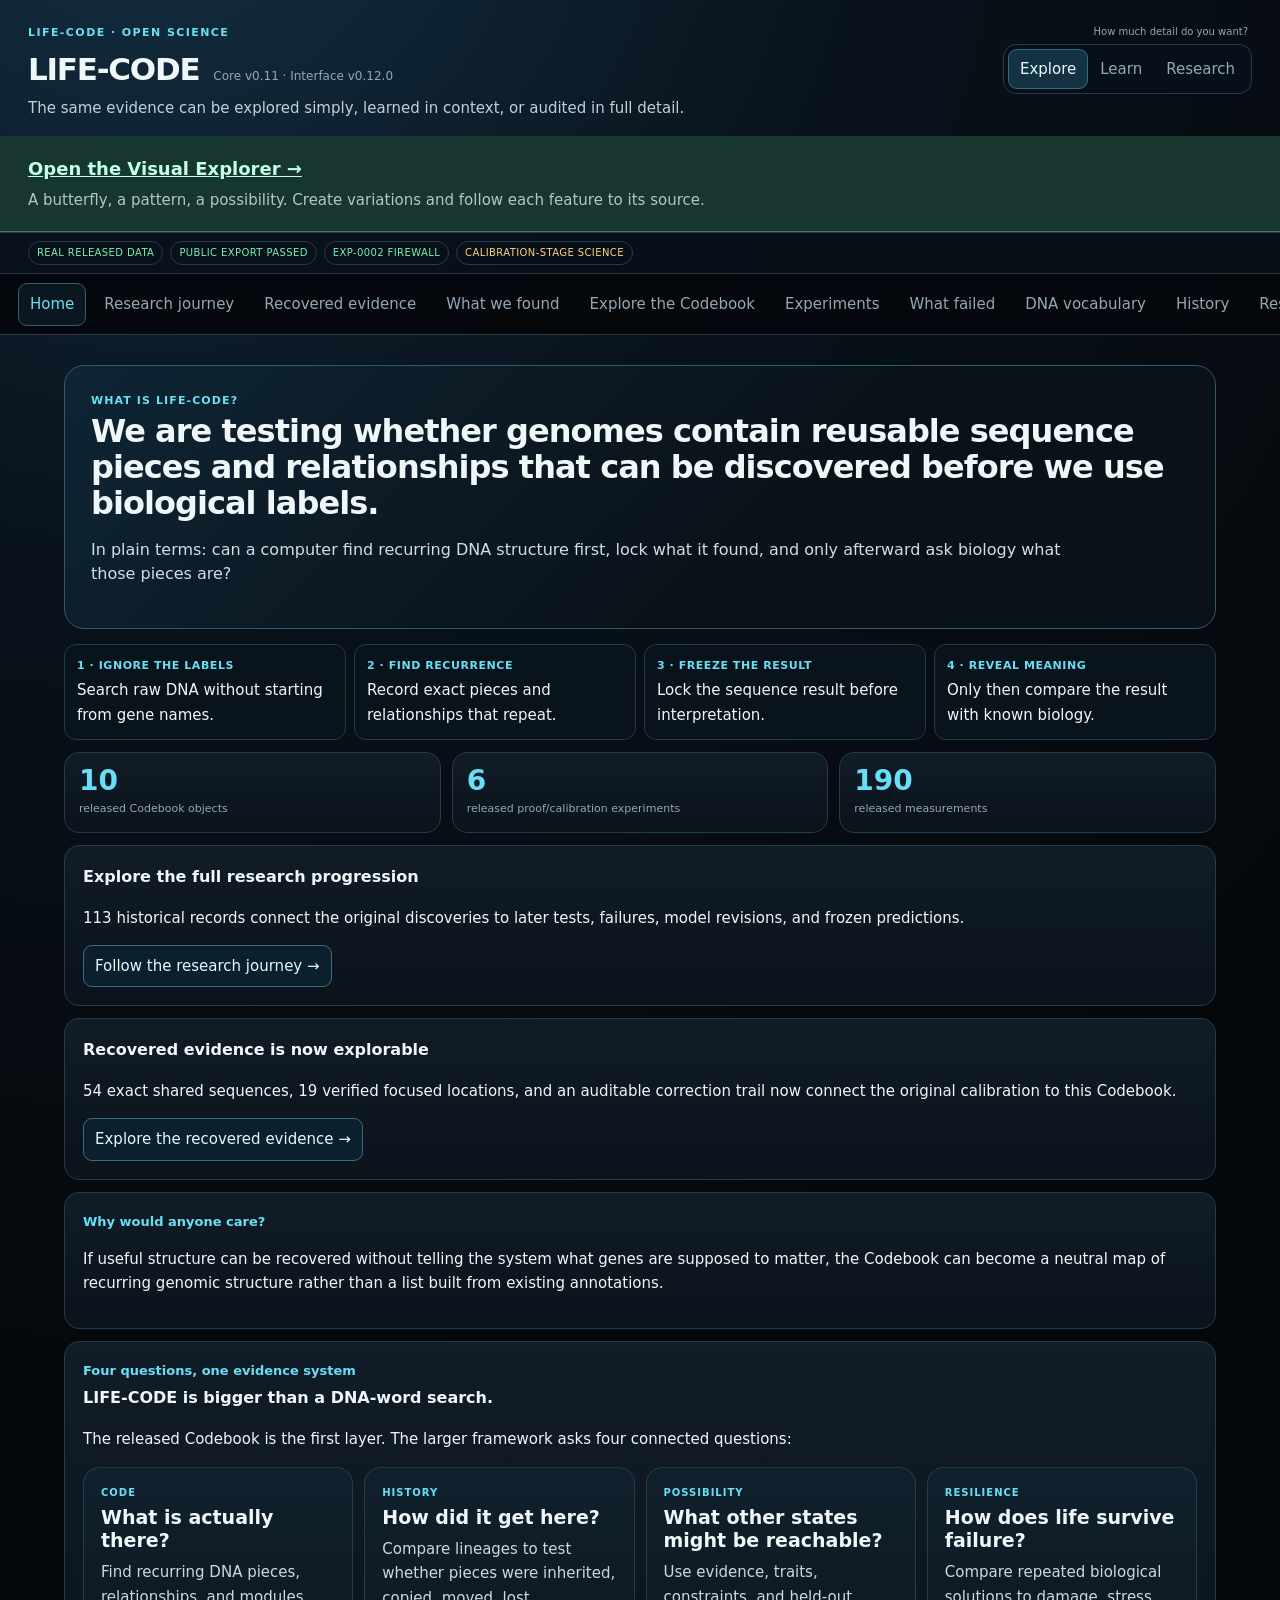
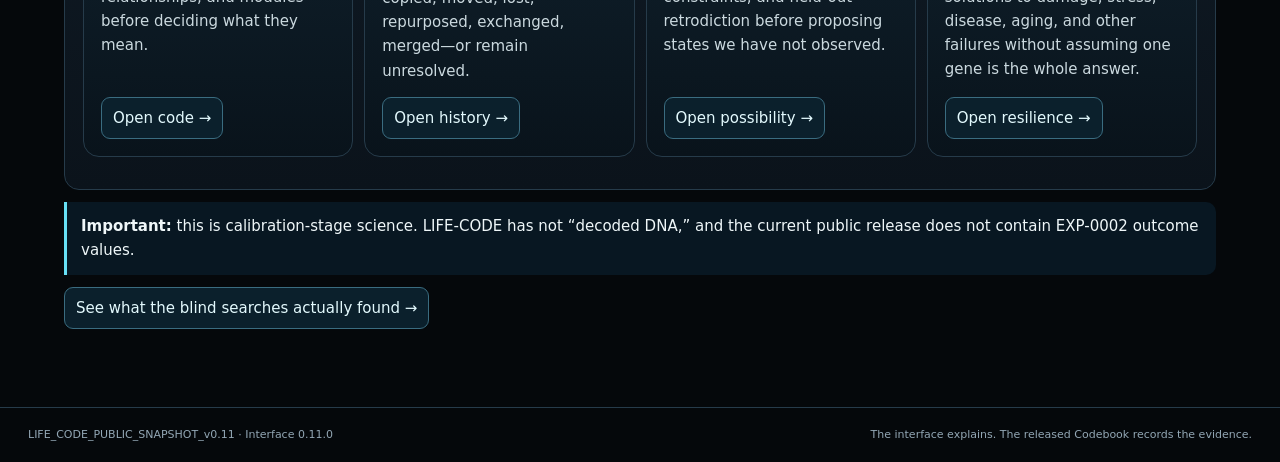
<file: index.html>
<!doctype html>
<html lang="en">
<head>
<meta charset="utf-8">
<meta name="viewport" content="width=device-width,initial-scale=1">
<meta name="description" content="LIFE-CODE — an open, evidence-bounded genomic Codebook">
<title>LIFE-CODE · Public Codebook Core v0.11 · Interface v0.12.0</title>
<link rel="stylesheet" href="styles.css?v=0.11.0">
</head>
<body>
<a class="skip" href="#workspace">Skip to evidence</a>

<header class="topbar">
  <div class="brandblock">
    <div class="kicker">LIFE-CODE · OPEN SCIENCE</div>
    <div class="titleline">
      <h1>LIFE-CODE</h1>
      <span class="version">Core v0.11 · Interface v0.12.0</span>
    </div>
    <p class="sub">The same evidence can be explored simply, learned in context, or audited in full detail.</p>
  </div>
  <div>
    <div class="lenslabel">How much detail do you want?</div>
    <div class="modebox" role="group" aria-label="Reading depth">
      <button id="exploreLens" class="mode active" aria-pressed="true">Explore</button>
      <button id="learnLens" class="mode" aria-pressed="false">Learn</button>
      <button id="researchLens" class="mode" aria-pressed="false">Research</button>
    </div>
  </div>
</header>

<div style="padding:18px 28px;background:#17362f;border-bottom:1px solid #477966"><a href="explorer.html" style="color:#c2ffe9;font-size:18px;font-weight:600">Open the Visual Explorer →</a><span style="display:block;color:#b0c9c0;margin-top:5px">A butterfly, a pattern, a possibility. Create variations and follow each feature to its source.</span></div>
<div class="statusbar">
  <span class="pill good">REAL RELEASED DATA</span>
  <span class="pill good">PUBLIC EXPORT PASSED</span>
  <span class="pill good">EXP-0002 FIREWALL</span>
  <span class="pill warn">CALIBRATION-STAGE SCIENCE</span>
</div>

<nav class="primary" aria-label="Primary">
  <button data-view="home" class="nav active">Home</button>
  <button data-view="research" class="nav">Research journey</button>
  <button data-view="recovery" class="nav">Recovered evidence</button>
  <button data-view="findings" class="nav">What we found</button>
  <button data-view="codebook" class="nav">Explore the Codebook</button>
  <button data-view="experiments" class="nav">Experiments</button>
  <button data-view="models" class="nav">What failed</button>
  <button data-view="vocabulary" class="nav">DNA vocabulary</button>
  <button data-view="history" class="nav">History</button>
  <button data-view="resilience" class="nav">Resilience</button>
  <button data-view="program" class="nav">Roadmap</button>
  <button data-view="claims" class="nav">What we can claim</button>
  <button data-view="glossary" class="nav">Glossary</button>
  <button data-view="integrity" class="nav">Verify it</button>
</nav>

<main id="workspace" class="layout">
  <aside id="explorerPane" hidden>
    <div class="controls">
      <label>Search the Codebook
        <input id="search" autocomplete="off" placeholder="try: block, FBA, ribosome, failed model">
      </label>
      <div class="split">
        <label>Type
          <select id="type"><option value="">All</option></select>
        </label>
        <label>Evidence
          <select id="state"><option value="">All</option></select>
        </label>
      </div>
      <div class="muted"><span id="count"></span></div>
    </div>
    <div id="objectList" class="objectlist"></div>
  </aside>
  <section id="content" class="content" tabindex="-1"></section>
</main>

<footer>
  <span id="footerVersion"></span>
  <span>The interface explains. The released Codebook records the evidence.</span>
</footer>

<script>window.LIFE_CODE_INTERFACE_VERSION="0.11.0";</script>
<script src="data/LIFE_CODE_PUBLIC_CODEBOOK_v0.11.js"></script>
<script src="data/LIFE_CODE_PROGRAM_CONTEXT_v0.11.js"></script>
<script src="data/LIFE_CODE_FRAMEWORK_CONTEXT_v0.11.js"></script>
<script src="data/LIFE_CODE_RESEARCH_v0.11.js"></script>
<script src="research.js?v=0.11.0"></script>
<script src="recovery.js?v=0.11.0"></script>
<script src="app.js?v=0.11.0"></script>
</body>
</html>
</file>
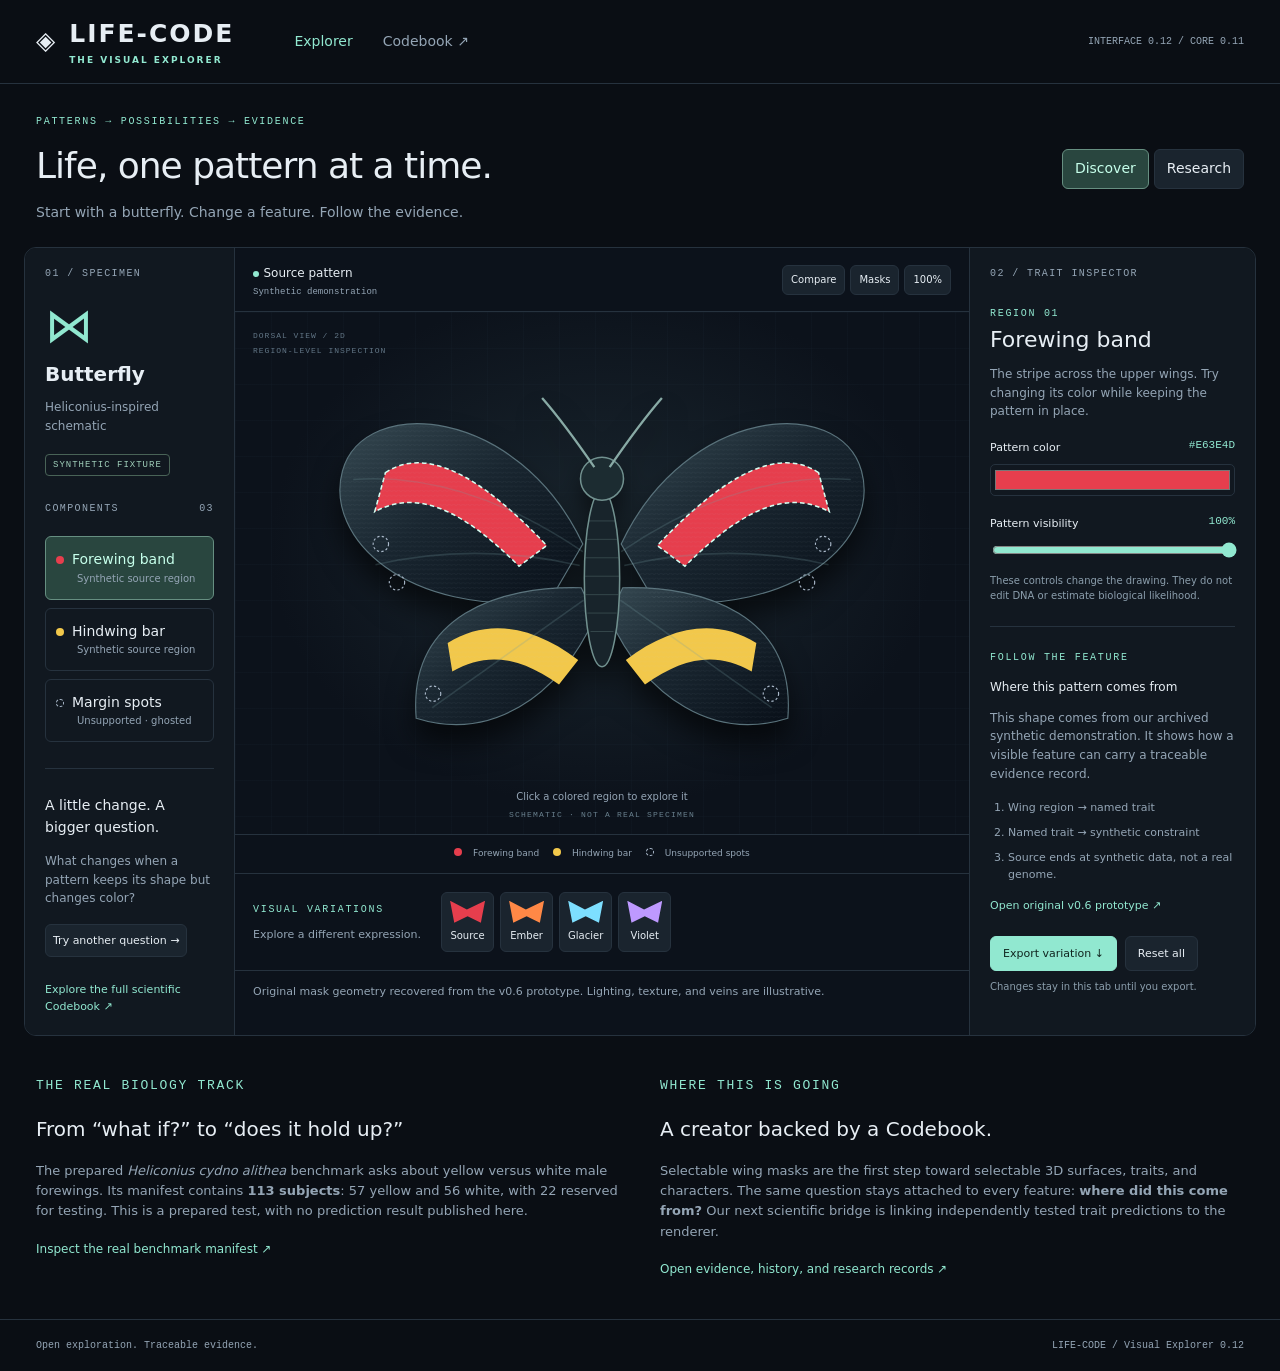
<file: explorer.html>
<!doctype html>
<html lang="en"><head><meta charset="utf-8"><meta name="viewport" content="width=device-width,initial-scale=1"><meta name="description" content="Explore LIFE-CODE through a butterfly: change visual traits, compare variations, and trace every region to its evidence."><title>LIFE-CODE · Visual Explorer</title><link rel="stylesheet" href="explorer.css?v=0.12.0"></head>
<body><a class="skip" href="#studio">Skip to Explorer</a>
<header><a class="brand" href="index.html">◈ <span>LIFE-CODE<small>THE VISUAL EXPLORER</small></span></a><nav aria-label="Main"><a class="active" href="explorer.html">Explorer</a><a href="index.html">Codebook ↗</a></nav><span class="release">INTERFACE 0.12 / CORE 0.11</span></header>
<div class="intro"><div><p class="eyebrow">PATTERNS → POSSIBILITIES → EVIDENCE</p><h1>Life, one pattern at a time.</h1><p>Start with a butterfly. Change a feature. Follow the evidence.</p></div><div class="depth" role="group" aria-label="Explanation depth"><button data-depth="discover" aria-pressed="true">Discover</button><button data-depth="research" aria-pressed="false">Research</button></div></div>
<main id="studio" class="studio">
<aside class="panel components"><div class="panel-title">01 / SPECIMEN</div><div class="specimen-card"><span class="mini-butterfly">⋈</span><h2>Butterfly</h2><p>Heliconius-inspired schematic</p><span class="tag">SYNTHETIC FIXTURE</span></div><div class="panel-title">COMPONENTS <span>03</span></div><div id="regions"></div><div class="left-note"><h3>A little change. A bigger question.</h3><p id="challenge">What changes when a pattern keeps its shape but changes color?</p><button id="challengeNext">Try another question →</button></div><a class="source-link" href="index.html">Explore the full scientific Codebook ↗</a></aside>
<section class="viewport-panel" aria-label="Butterfly viewport"><div class="viewport-toolbar"><div><span class="live-dot"></span> <strong id="variantLabel">Source pattern</strong><small id="stateLabel">Synthetic demonstration</small></div><div class="toolset"><button id="compare" aria-pressed="false">Compare</button><button id="masks" aria-pressed="false">Masks</button><button id="zoom" aria-label="Change zoom">100%</button></div></div><div class="stage" id="stage"><div class="coordinates">DORSAL VIEW / 2D<br>REGION-LEVEL INSPECTION</div><div id="canvases"></div><div class="stage-caption">Click a colored region to explore it<span>SCHEMATIC · NOT A REAL SPECIMEN</span></div></div><div class="viewport-footer"><span><i class="legend-dot coral"></i> Forewing band</span><span><i class="legend-dot gold"></i> Hindwing bar</span><span><i class="legend-dot ghost"></i> Unsupported spots</span></div><div class="variation-strip"><div><p class="eyebrow">VISUAL VARIATIONS</p><p>Explore a different expression.</p></div><div class="presets"><button data-preset="source" class="preset"><i style="--swatch:#e63e4d"></i>Source</button><button data-preset="ember" class="preset"><i style="--swatch:#ff8846"></i>Ember</button><button data-preset="glacier" class="preset"><i style="--swatch:#7ddfff"></i>Glacier</button><button data-preset="violet" class="preset"><i style="--swatch:#be99ff"></i>Violet</button></div></div><div class="difference" id="difference" aria-live="polite"></div></section>
<aside class="panel inspector"><div class="panel-title">02 / TRAIT INSPECTOR</div><div id="inspectorHeading"></div><label class="control-label" for="color">Pattern color <span id="colorValue"></span></label><input id="color" type="color" value="#e63e4d"><label class="control-label" for="visibility">Pattern visibility <output id="visibilityValue">100%</output></label><input id="visibility" type="range" min="0" max="100" step="5" value="100"><p class="control-help">These controls change the drawing. They do not edit DNA or estimate biological likelihood.</p><div class="evidence" id="evidence"></div><div class="actions"><button id="export" class="primary">Export variation ↓</button><button id="reset">Reset all</button></div><p id="saveStatus" class="control-help" role="status">Changes stay in this tab until you export.</p></aside>
</main>
<section class="below"><article><p class="eyebrow">THE REAL BIOLOGY TRACK</p><h2>From “what if?” to “does it hold up?”</h2><p>The prepared <i>Heliconius cydno alithea</i> benchmark asks about yellow versus white male forewings. Its manifest contains <strong>113 subjects</strong>: 57 yellow and 56 white, with 22 reserved for testing. This is a prepared test, with no prediction result published here.</p><a href="program_sources/LIFE_CODE_BENCH_P01A_REAL_MANIFEST_v0.7.json">Inspect the real benchmark manifest ↗</a></article><article><p class="eyebrow">WHERE THIS IS GOING</p><h2>A creator backed by a Codebook.</h2><p>Selectable wing masks are the first step toward selectable 3D surfaces, traits, and characters. The same question stays attached to every feature: <strong>where did this come from?</strong> Our next scientific bridge is linking independently tested trait predictions to the renderer.</p><a href="index.html">Open evidence, history, and research records ↗</a></article></section><footer>Open exploration. Traceable evidence. <span>LIFE-CODE / Visual Explorer 0.12</span></footer>
<script src="data/explorer-fixture.js?v=0.12.0"></script><script src="explorer.js?v=0.12.0"></script></body></html>
</file>
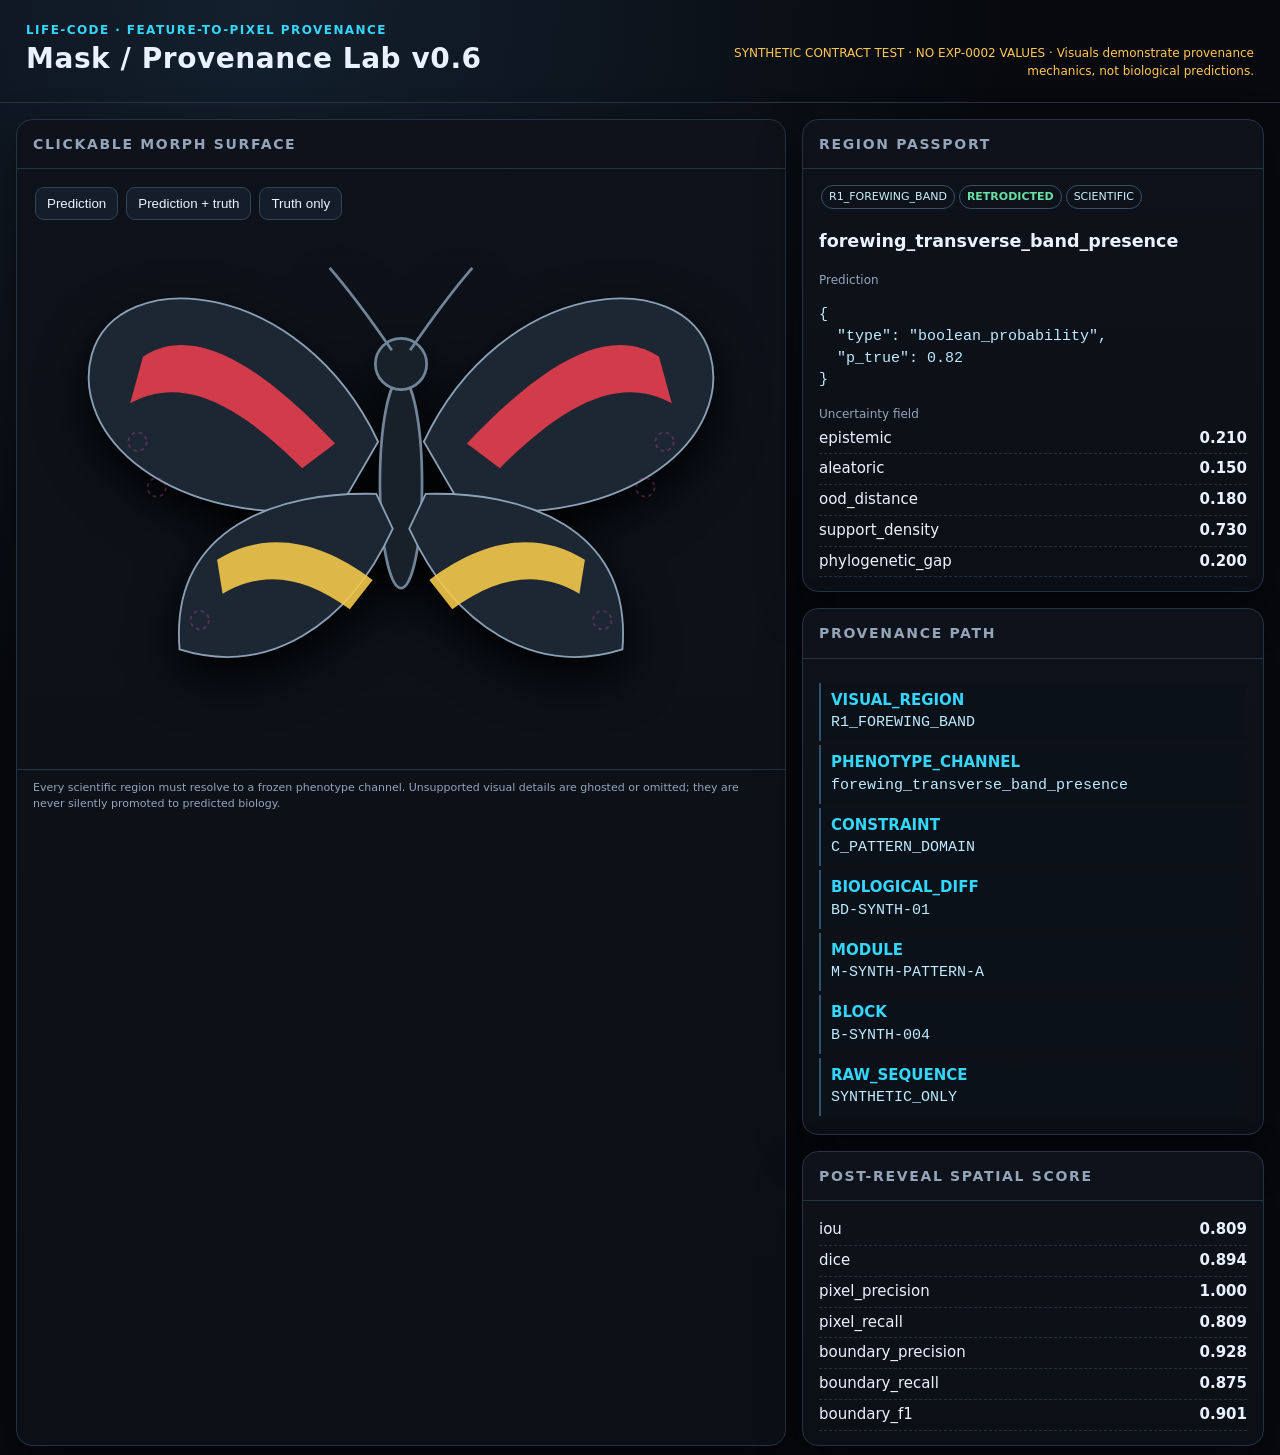
<file: program_sources/LIFE_CODE_MASK_PROVENANCE_LAB_v0.6.html>
<!doctype html>
<html lang="en"><head><meta charset="utf-8"><meta name="viewport" content="width=device-width,initial-scale=1">
<title>LIFE-CODE Mask / Provenance Lab v0.6</title>
<style>
:root{--bg:#07090d;--panel:#0e131b;--panel2:#111924;--line:#273244;--text:#eaf2ff;--muted:#95a4b8;--cyan:#35d6ff;--amber:#ffc857;--mag:#ff5bbd;--green:#68e0a5;}
*{box-sizing:border-box} body{margin:0;background:radial-gradient(circle at 20% 0,#13202e 0,#07090d 42%);color:var(--text);font:15px/1.45 system-ui,Segoe UI,Arial,sans-serif}
header{padding:22px 26px;border-bottom:1px solid var(--line);display:flex;justify-content:space-between;gap:20px;align-items:end} h1{margin:0;font-size:28px;letter-spacing:.02em} .tag{color:var(--cyan);font-size:12px;font-weight:700;letter-spacing:.12em} .warn{color:var(--amber);font-size:12px;max-width:520px;text-align:right}
main{display:grid;grid-template-columns:1.25fr .75fr;gap:16px;padding:16px;min-height:calc(100vh - 96px)} .card{background:linear-gradient(180deg,var(--panel),#0b1017);border:1px solid var(--line);border-radius:16px;box-shadow:0 18px 45px #0007;overflow:hidden} .card h2{font-size:14px;letter-spacing:.12em;color:var(--muted);margin:0;padding:14px 16px;border-bottom:1px solid var(--line)}
.viewport{position:relative;min-height:600px;display:grid;place-items:center;padding:18px} svg{width:min(100%,820px);height:auto;filter:drop-shadow(0 20px 25px #000)} .wing{fill:#1d2633;stroke:#8ba0b7;stroke-width:2;cursor:pointer;transition:.18s} .wing:hover{stroke:var(--cyan);filter:brightness(1.2)} .pred{opacity:.9;cursor:pointer;transition:.2s} .pred:hover{opacity:1;filter:brightness(1.25)} .truth{display:none;opacity:.58;stroke:white;stroke-width:1.5;stroke-dasharray:5 4} .ghost{opacity:.25;stroke:var(--mag);stroke-width:2;stroke-dasharray:4 4;fill:none}
.controls{position:absolute;top:18px;left:18px;display:flex;gap:8px;flex-wrap:wrap} button{background:#141d29;border:1px solid #34455a;color:var(--text);padding:8px 11px;border-radius:9px;cursor:pointer} button:hover{border-color:var(--cyan)}
.side{display:flex;flex-direction:column;gap:16px} .content{padding:14px 16px} .pill{display:inline-block;padding:3px 7px;border:1px solid #36506b;border-radius:999px;font-size:11px;margin:2px;color:#cceeff} .truthstate{color:var(--green);font-weight:700} .path{margin-top:10px} .node{border-left:2px solid #33516d;padding:7px 10px;margin:0 0 4px;background:#0b1119} .node b{color:var(--cyan)} code{color:#bfeaff} .metric{display:grid;grid-template-columns:1fr auto;gap:6px;padding:4px 0;border-bottom:1px dashed #263140} .small{font-size:12px;color:var(--muted)} .footer{padding:10px 16px;border-top:1px solid var(--line);font-size:11px;color:var(--muted)}
@media(max-width:920px){main{grid-template-columns:1fr} .viewport{min-height:500px}}
</style></head><body>
<header><div><div class="tag">LIFE-CODE · FEATURE-TO-PIXEL PROVENANCE</div><h1>Mask / Provenance Lab v0.6</h1></div><div class="warn">SYNTHETIC CONTRACT TEST · NO EXP-0002 VALUES · Visuals demonstrate provenance mechanics, not biological predictions.</div></header>
<main>
<section class="card"><h2>CLICKABLE MORPH SURFACE</h2><div class="viewport">
<div class="controls"><button onclick="setMode('pred')">Prediction</button><button onclick="setMode('overlay')">Prediction + truth</button><button onclick="setMode('truth')">Truth only</button></div>
<svg viewBox="0 0 800 560" role="img" aria-label="Synthetic butterfly provenance demonstration">
<g id="body"><ellipse cx="400" cy="295" rx="23" ry="115" fill="#18202a" stroke="#71849a" stroke-width="3"/><circle cx="400" cy="165" r="28" fill="#18202a" stroke="#71849a" stroke-width="3"/><path d="M390 150 Q350 92 322 60 M410 150 Q450 92 478 60" fill="none" stroke="#71849a" stroke-width="3"/></g>
<path class="wing" d="M375 250 C290 70 90 55 62 155 C38 242 145 345 332 324 Z"/><path class="wing" d="M425 250 C510 70 710 55 738 155 C762 242 655 345 468 324 Z"/>
<path class="wing" d="M373 307 C268 304 147 342 158 477 C254 507 342 452 391 345 Z"/><path class="wing" d="M427 307 C532 304 653 342 642 477 C546 507 458 452 409 345 Z"/>
<!-- predicted scientific regions -->
<g id="predLayer">
<path class="pred" data-r="R1_FOREWING_BAND" fill="#e63e4d" d="M118 157 C170 123 239 158 328 252 L292 279 C213 200 156 180 104 208 Z" onclick="selectRegion(this.dataset.r)"/>
<path class="pred" data-r="R1_FOREWING_BAND" fill="#e63e4d" d="M682 157 C630 123 561 158 472 252 L508 279 C587 200 644 180 696 208 Z" onclick="selectRegion(this.dataset.r)"/>
<path class="pred" data-r="R2_HINDWING_BAR" fill="#f2c84b" d="M199 379 C252 346 311 357 369 401 L344 433 C294 397 250 390 205 416 Z" onclick="selectRegion(this.dataset.r)"/>
<path class="pred" data-r="R2_HINDWING_BAR" fill="#f2c84b" d="M601 379 C548 346 489 357 431 401 L456 433 C506 397 550 390 595 416 Z" onclick="selectRegion(this.dataset.r)"/>
<g data-r="R3_MARGIN_SPOTS" onclick="selectRegion(this.dataset.r)" class="ghost"><circle cx="112" cy="250" r="10"/><circle cx="133" cy="300" r="10"/><circle cx="180" cy="445" r="10"/><circle cx="688" cy="250" r="10"/><circle cx="667" cy="300" r="10"/><circle cx="620" cy="445" r="10"/></g>
</g>
<!-- post-reveal synthetic truth offsets -->
<g id="truthLayer">
<path class="truth" fill="#ff7a85" d="M109 149 C168 112 244 151 336 248 L296 286 C216 205 150 173 91 210 Z"/>
<path class="truth" fill="#ff7a85" d="M691 149 C632 112 556 151 464 248 L504 286 C584 205 650 173 709 210 Z"/>
<path class="truth" fill="#ffe08a" d="M189 374 C250 335 316 350 378 398 L346 442 C296 405 246 391 193 423 Z"/>
<path class="truth" fill="#ffe08a" d="M611 374 C550 335 484 350 422 398 L454 442 C504 405 554 391 607 423 Z"/>
</g>
</svg></div><div class="footer">Every scientific region must resolve to a frozen phenotype channel. Unsupported visual details are ghosted or omitted; they are never silently promoted to predicted biology.</div></section>
<section class="side">
<div class="card"><h2>REGION PASSPORT</h2><div class="content" id="passport"><div class="small">Click a colored or ghosted region.</div></div></div>
<div class="card"><h2>PROVENANCE PATH</h2><div class="content path" id="path"><div class="small">Visual region → phenotype channel → constraint → Biological Diff → structural evidence → sequence provenance.</div></div></div>
<div class="card"><h2>POST-REVEAL SPATIAL SCORE</h2><div class="content" id="score"><div class="small">Reveal mode only changes the display. The synthetic scorecard was computed separately against masks.</div></div></div>
</section>
</main>
<script>
const packet={"packet_id": "PSP-SYNTH-0001", "benchmark_id": "BENCH-P01-CONTRACT-TEST", "subject_id": "synthetic_heliconius_like_target", "maturity_level": "P2", "semantic_state": "LOCKED", "canvas": {"width": 800, "height": 560, "coordinate_system": "normalized SVG viewport"}, "model": {"name": "contract-test-engine", "version": "0.0-synthetic"}, "inputs": [{"id": "synthetic_training_fixture_v1", "sha256": "SYNTHETIC"}], "renderer_policy": {"unsupported_features": "OMIT", "artistic_background": "ALLOWED_BUT_NOT_SCIENTIFIC", "region_click_provenance": "REQUIRED"}, "regions": [{"region_id": "R1_FOREWING_BAND", "mask_ref": "mask_forewing_band_pred.png", "phenotype_channel": "forewing_transverse_band_presence", "truth_state": "RETRODICTED", "render_authorization": "SCIENTIFIC", "prediction": {"type": "boolean_probability", "p_true": 0.82}, "uncertainty": {"epistemic": 0.21, "aleatoric": 0.15, "ood_distance": 0.18, "support_density": 0.73, "phylogenetic_gap": 0.2}, "constraints": [{"id": "C_PATTERN_DOMAIN", "status": "PASS", "note": "Synthetic contract fixture"}], "provenance_path": [{"layer": "VISUAL_REGION", "id": "R1_FOREWING_BAND"}, {"layer": "PHENOTYPE_CHANNEL", "id": "forewing_transverse_band_presence"}, {"layer": "CONSTRAINT", "id": "C_PATTERN_DOMAIN"}, {"layer": "BIOLOGICAL_DIFF", "id": "BD-SYNTH-01"}, {"layer": "MODULE", "id": "M-SYNTH-PATTERN-A"}, {"layer": "BLOCK", "id": "B-SYNTH-004"}, {"layer": "RAW_SEQUENCE", "id": "SYNTHETIC_ONLY"}]}, {"region_id": "R2_HINDWING_BAR", "mask_ref": "mask_hindwing_bar_pred.png", "phenotype_channel": "hindwing_bar_presence", "truth_state": "RETRODICTED", "render_authorization": "SCIENTIFIC", "prediction": {"type": "boolean_probability", "p_true": 0.66}, "uncertainty": {"epistemic": 0.29, "aleatoric": 0.18, "ood_distance": 0.22, "support_density": 0.61, "phylogenetic_gap": 0.25}, "constraints": [{"id": "C_HINDWING_DOMAIN", "status": "PASS", "note": "Synthetic contract fixture"}], "provenance_path": [{"layer": "VISUAL_REGION", "id": "R2_HINDWING_BAR"}, {"layer": "PHENOTYPE_CHANNEL", "id": "hindwing_bar_presence"}, {"layer": "CONSTRAINT", "id": "C_HINDWING_DOMAIN"}, {"layer": "BIOLOGICAL_DIFF", "id": "BD-SYNTH-02"}, {"layer": "MODULE", "id": "M-SYNTH-PATTERN-B"}, {"layer": "RAW_SEQUENCE", "id": "SYNTHETIC_ONLY"}]}, {"region_id": "R3_MARGIN_SPOTS", "mask_ref": "mask_margin_spots_pred.png", "phenotype_channel": "marginal_spot_series", "truth_state": "UNSUPPORTED", "render_authorization": "GHOSTED", "prediction": {"type": "categorical", "distribution": {"absent": 0.42, "sparse": 0.36, "dense": 0.22}}, "uncertainty": {"epistemic": 0.55, "aleatoric": 0.27, "ood_distance": 0.48, "support_density": 0.31, "phylogenetic_gap": 0.25}, "constraints": [{"id": "C_MARGIN_TOPOLOGY", "status": "UNKNOWN", "note": "Insufficient support in synthetic fixture"}], "provenance_path": [{"layer": "VISUAL_REGION", "id": "R3_MARGIN_SPOTS"}, {"layer": "PHENOTYPE_CHANNEL", "id": "marginal_spot_series"}, {"layer": "CONSTRAINT", "id": "C_MARGIN_TOPOLOGY"}, {"layer": "EVIDENCE", "id": "INSUFFICIENT"}]}], "freeze": {"packet_sha256": "f7aafd35be02120a40c067652b9fdbacbb92e746f0359f9c149aa7917a797f99", "sealed_at_utc": "2026-09-04T03:00:00Z"}}; const scorecard={"contract": "spatial-score-v0.1", "results": [{"region_id": "FOREWING", "metrics": {"iou": 0.8086544962812712, "dice": 0.8942056074766355, "pixel_precision": 1.0, "pixel_recall": 0.8086544962812712, "boundary_precision": 0.9279661016949152, "boundary_recall": 0.875, "boundary_f1": 0.900705052878966, "pred_pixels": 2392, "truth_pixels": 2958, "boundary_tolerance_px": 2}, "pred_path": "/mnt/data/lifecode_v06/mask_forewing_pred.png", "truth_path": "/mnt/data/lifecode_v06/mask_forewing_truth.png"}, {"region_id": "HINDWING", "metrics": {"iou": 0.7777777777777778, "dice": 0.875, "pixel_precision": 1.0, "pixel_recall": 0.7777777777777778, "boundary_precision": 1.0, "boundary_recall": 0.993421052631579, "boundary_f1": 0.9966996699669968, "pred_pixels": 1008, "truth_pixels": 1296, "boundary_tolerance_px": 2}, "pred_path": "/mnt/data/lifecode_v06/mask_hindwing_pred.png", "truth_path": "/mnt/data/lifecode_v06/mask_hindwing_truth.png"}, {"region_id": "SPOTS", "metrics": {"iou": 0.6288659793814433, "dice": 0.7721518987341772, "pixel_precision": 1.0, "pixel_recall": 0.6288659793814433, "boundary_precision": 1.0, "boundary_recall": 1.0, "boundary_f1": 1.0, "pred_pixels": 366, "truth_pixels": 582, "boundary_tolerance_px": 2}, "pred_path": "/mnt/data/lifecode_v06/mask_spots_pred.png", "truth_path": "/mnt/data/lifecode_v06/mask_spots_truth.png"}]}; let mode='pred';
const regionMap=Object.fromEntries(packet.regions.map(x=>[x.region_id,x]));
const scoreMap=Object.fromEntries(scorecard.results.map(x=>[x.region_id==='FOREWING'?'R1_FOREWING_BAND':x.region_id==='HINDWING'?'R2_HINDWING_BAR':'R3_MARGIN_SPOTS',x.metrics]));
function fmt(x){return typeof x==='number'?x.toFixed(3):x}
function selectRegion(id){
 const r=regionMap[id];
 document.getElementById('passport').innerHTML=`<div><span class="pill">${r.region_id}</span><span class="pill truthstate">${r.truth_state}</span><span class="pill">${r.render_authorization}</span></div><h3>${r.phenotype_channel}</h3><div class="small">Prediction</div><pre><code>${JSON.stringify(r.prediction,null,2)}</code></pre><div class="small">Uncertainty field</div>${Object.entries(r.uncertainty||{}).map(([k,v])=>`<div class="metric"><span>${k}</span><b>${fmt(v)}</b></div>`).join('')}`;
 document.getElementById('path').innerHTML=r.provenance_path.map(n=>`<div class="node"><b>${n.layer}</b><br><code>${n.id}</code>${n.note?'<br><span class="small">'+n.note+'</span>':''}</div>`).join('');
 const s=scoreMap[id]; document.getElementById('score').innerHTML=s?Object.entries(s).filter(([k])=>!k.includes('pixels')&&!k.includes('tolerance')).map(([k,v])=>`<div class="metric"><span>${k}</span><b>${fmt(v)}</b></div>`).join(''):'<div class="small">No scored truth mask for this region.</div>';
}
function setMode(m){mode=m; const p=document.getElementById('predLayer'); const truths=[...document.querySelectorAll('.truth')]; if(m==='pred'){p.style.display='';truths.forEach(x=>x.style.display='none')} if(m==='overlay'){p.style.display='';truths.forEach(x=>x.style.display='')} if(m==='truth'){p.style.display='none';truths.forEach(x=>x.style.display='')}}
selectRegion('R1_FOREWING_BAND');
</script></body></html>
</file>
<file: styles.css>
:root{
 --bg:#05080b;--bg2:#071018;--panel:#0b131b;--panel2:#101c27;--line:#263b4a;
 --text:#eff7f9;--muted:#93a7b5;--soft:#c2d0d7;--cyan:#67e0f5;--green:#79efb0;
 --amber:#ffd276;--red:#ff7f8d;--blue:#8dbfff;--max:1700px
}
*{box-sizing:border-box}
html{scroll-behavior:smooth}
body{margin:0;background:radial-gradient(circle at 12% -8%,#143044 0,#08111a 30%,var(--bg) 62%);color:var(--text);font:15px/1.62 system-ui,-apple-system,Segoe UI,Roboto,sans-serif}
button,input,select{font:inherit}button{cursor:pointer}
.skip{position:absolute;left:-10000px;top:8px;background:white;color:black;padding:8px;z-index:99}.skip:focus{left:8px}
.topbar{max-width:var(--max);margin:auto;padding:24px 28px 16px;display:flex;justify-content:space-between;align-items:flex-start;gap:24px}
.kicker{font-weight:850;color:var(--cyan);letter-spacing:.13em;font-size:11px}
.titleline{display:flex;gap:14px;align-items:baseline;flex-wrap:wrap}
h1{font-size:31px;margin:2px 0 0;letter-spacing:-.04em}.version{font-size:12px;color:var(--muted)}
.sub{max-width:900px;margin:2px 0 0;color:var(--soft)}
.lenslabel{text-align:right;font-size:10px;color:var(--muted);margin:0 4px 4px}
.modebox{display:flex;background:#071018;border:1px solid var(--line);border-radius:13px;padding:4px;white-space:nowrap}
.mode{border:0;background:transparent;color:var(--muted);padding:8px 12px;border-radius:9px}
.mode.active{background:#143244;color:#e4fbff;box-shadow:0 0 0 1px #2f6a7d inset}
.statusbar{padding:8px 28px;display:flex;gap:7px;flex-wrap:wrap;border-block:1px solid var(--line);background:#071018dd}
.pill{border:1px solid var(--line);border-radius:999px;padding:3px 8px;font-size:10px;letter-spacing:.04em}.good{color:var(--green)}.warn{color:var(--amber)}.bad{color:var(--red)}
.primary{position:sticky;top:0;z-index:10;background:#05080bf1;backdrop-filter:blur(12px);border-bottom:1px solid var(--line);padding:9px max(18px,calc((100vw - var(--max))/2 + 28px));display:flex;gap:6px;overflow:auto}
.nav{border:1px solid transparent;background:transparent;color:var(--muted);border-radius:9px;padding:8px 11px;white-space:nowrap}.nav:hover,.nav.active{border-color:#345e73;color:var(--cyan);background:#0a1720}
.layout{max-width:var(--max);margin:0 auto;display:block;min-height:74vh;width:100%}
.layout.has-explorer{display:grid;grid-template-columns:340px minmax(0,1fr);align-items:start}
aside{border-right:1px solid var(--line);padding:16px;min-width:0}.controls{position:sticky;top:59px;background:linear-gradient(var(--bg),var(--bg) 85%,transparent);padding-bottom:12px;z-index:2}
label{display:block;color:var(--muted);font-size:11px;font-weight:650}input,select{width:100%;margin-top:4px;background:#08111a;color:var(--text);border:1px solid var(--line);border-radius:9px;padding:9px 10px;outline:none}
input:focus,select:focus,button:focus-visible{border-color:var(--cyan);box-shadow:0 0 0 2px #67e0f52d;outline:none}.split{display:grid;grid-template-columns:1fr 1fr;gap:7px;margin-top:7px}
.objectlist{padding-bottom:32px}.item{display:block;width:100%;text-align:left;background:var(--panel);color:var(--text);border:1px solid var(--line);border-radius:12px;padding:11px;margin:7px 0}.item:hover,.item.active{border-color:#54bdd5;background:#0f1e29}
.itemid{font-weight:800;font-size:12px}.itemmeta{font-size:10px;color:var(--muted);margin:2px 0}.itemlabel{font-size:12px;color:#dbe9ef}
.content{padding:30px 34px 78px;min-width:0;width:min(100%,1220px);margin:0 auto}
.layout.has-explorer .content{width:100%;max-width:none;margin:0;padding-inline:30px}
.hero{padding:26px;border:1px solid #315a72;border-radius:20px;background:linear-gradient(135deg,#0e2534,#0a1118 62%);margin-bottom:15px}
.hero h2{font-size:32px;line-height:1.12;margin:4px 0 12px;letter-spacing:-.03em;max-width:1100px}.hero p{font-size:16px;max-width:1000px;color:#d0dfe5}
.eyebrow{color:var(--cyan);font-size:11px;font-weight:850;letter-spacing:.1em;text-transform:uppercase}
.answer{font-size:19px;line-height:1.5;color:#f7fbfc;max-width:960px}
.question{font-size:13px;color:var(--cyan);font-weight:800;margin-bottom:4px}
.grid{display:grid;grid-template-columns:repeat(3,minmax(0,1fr));gap:11px}.grid.two{grid-template-columns:repeat(2,minmax(0,1fr))}
.metric,.card,.finding{background:linear-gradient(180deg,var(--panel2),var(--panel));border:1px solid var(--line);border-radius:15px}.metric{padding:14px}.metric .n{font-size:28px;font-weight:850;color:var(--cyan);line-height:1}.metric .l{font-size:11px;color:var(--muted);margin-top:5px}
.card{padding:18px;margin:12px 0;overflow:auto}.card h2,.card h3{margin-top:0}.card h3{font-size:16px}
.finding{padding:18px;margin:12px 0}.finding h3{font-size:19px;margin:2px 0 8px}.finding .why{color:#d5e3e8}
.stepbar{display:grid;grid-template-columns:repeat(4,1fr);gap:8px;margin:12px 0}.step{padding:12px;border:1px solid var(--line);border-radius:12px;background:#08131b}.step b{display:block;color:var(--cyan);font-size:11px;text-transform:uppercase;letter-spacing:.05em;margin-bottom:4px}
.callout{border-left:3px solid var(--cyan);background:#081722;padding:12px 14px;border-radius:0 10px 10px 0;margin:12px 0}.callout.warn{border-color:var(--amber)}
.plainOnly{}.learnOnly,.researchOnly{display:none}body.lens-learn .plainOnly,body.lens-research .plainOnly{display:none}body.lens-learn .learnOnly{display:block}body.lens-research .learnOnly,body.lens-research .researchOnly{display:block}
.learnBlock{display:none}body.lens-learn .learnBlock,body.lens-research .learnBlock{display:block}
.researchBlock{display:none}body.lens-research .researchBlock{display:block}
.badges{display:flex;gap:6px;flex-wrap:wrap;margin:6px 0 11px}.badge{display:inline-block;border:1px solid var(--line);border-radius:999px;padding:3px 7px;color:var(--muted);font-size:10px}.badge.good{color:var(--green)}.badge.bad{color:var(--red)}.badge.warn{color:var(--amber)}
.seq,code,pre{font-family:ui-monospace,SFMono-Regular,Consolas,monospace}.seq{word-break:break-all;color:#c9f5ff;background:#061018;border:1px solid var(--line);padding:10px;border-radius:8px;font-size:13px}pre{white-space:pre-wrap;word-break:break-word;background:#061018;border:1px solid var(--line);padding:11px;border-radius:9px;font-size:11px}
table{width:100%;border-collapse:collapse;min-width:640px}th,td{text-align:left;vertical-align:top;padding:8px;border-bottom:1px solid var(--line)}th{font-size:10px;text-transform:uppercase;letter-spacing:.05em;color:#aec1ce}
.muted{color:var(--muted)}.soft{color:var(--soft)}
.tabs{display:flex;gap:6px;flex-wrap:wrap;margin:8px 0 13px}.tab{border:1px solid var(--line);background:#08111a;color:var(--muted);border-radius:8px;padding:7px 9px}.tab.active{color:var(--cyan);border-color:#3e7f94}
.glossarygrid{display:grid;grid-template-columns:repeat(2,minmax(0,1fr));gap:10px}.term{padding:14px;border:1px solid var(--line);border-radius:13px;background:#09141d}.term h3{margin:0 0 6px;color:#e9f7fa}.term p{margin:0;color:#c7d5db}
.termchip{border:0;background:none;color:var(--cyan);text-decoration:underline;text-decoration-style:dotted;text-underline-offset:3px;padding:0;cursor:help}
a{color:var(--cyan)}
svg.graph{width:100%;height:430px;background:#061018;border:1px solid var(--line);border-radius:11px}.node circle{fill:#112a39;stroke:#67e0f5;stroke-width:1.5}.node text{fill:#edf5f8;font-size:10px}.edge{stroke:#617989;stroke-width:1.3;marker-end:url(#arrow)}
.vocabRow{display:grid;grid-template-columns:54px 1fr 92px;gap:8px;align-items:center;margin:7px 0}.bartrack{height:12px;background:#061018;border:1px solid var(--line);border-radius:999px;overflow:hidden}.bar{height:100%;background:linear-gradient(90deg,#28748d,#67e0f5)}
.boundary{border-top:1px dashed #3d5360;margin-top:9px;padding-top:9px;color:#c9d5da}.downloads{display:flex;gap:8px;flex-wrap:wrap}.downloads a{border:1px solid #31566b;background:#091821;border-radius:9px;padding:9px 11px;text-decoration:none}
.action{border:1px solid #3a6c80;background:#0b202c;color:#e3f9fd;border-radius:9px;padding:8px 11px}.action:hover{background:#113044}
footer{border-top:1px solid var(--line);padding:18px 28px;color:var(--muted);font-size:11px;display:flex;justify-content:space-between;gap:12px;flex-wrap:wrap}
@media(max-width:1050px){.layout.has-explorer{display:block}.layout.has-explorer aside{border-right:0;border-bottom:1px solid var(--line)}.controls{position:relative;top:0}.grid,.grid.two,.glossarygrid,.stepbar{grid-template-columns:1fr}.topbar{display:block}.lenslabel{text-align:left;margin-top:12px}.modebox{width:max-content}.content,.layout.has-explorer .content{width:100%;padding:20px 18px 66px}.hero h2{font-size:26px}}

/* v0.9.3 — centered public reading surface + evidence/program components */
.storygrid{display:grid;grid-template-columns:repeat(2,minmax(0,1fr));gap:12px;margin:12px 0}
.story{border:1px solid var(--line);border-radius:16px;background:linear-gradient(180deg,#10202c,#0a141c);padding:19px}
.story h3{font-size:21px;line-height:1.25;margin:3px 0 9px}.story p{color:#d3e0e5}.story .big{font-size:31px;font-weight:850;color:var(--cyan);line-height:1.05}
.statstrip{display:flex;gap:8px;flex-wrap:wrap;margin:11px 0}.stat{min-width:125px;flex:1;padding:10px 11px;border:1px solid var(--line);border-radius:11px;background:#07111a}.stat b{display:block;font-size:19px;color:#f0fbfd}.stat span{font-size:10px;color:var(--muted)}
.simpletable{display:grid;gap:6px}.simpleRow{display:grid;grid-template-columns:minmax(150px,.7fr) minmax(0,2fr);gap:12px;padding:9px 0;border-bottom:1px solid var(--line)}.simpleRow:last-child{border:0}.simpleRow b{color:#dff7fb}.simpleRow span{color:#c3d2d9}
.pipeline{display:grid;grid-template-columns:repeat(7,minmax(0,1fr));gap:6px;margin:12px 0}.pipe{position:relative;text-align:center;padding:10px 5px;border:1px solid var(--line);border-radius:10px;background:#09151e;font-size:11px;color:#d8e7ec}.pipe:not(:last-child):after{content:'›';position:absolute;right:-8px;top:7px;color:var(--cyan);font-size:18px;z-index:2}
.ladder{display:grid;gap:7px;margin:12px 0}.rung{display:grid;grid-template-columns:58px 150px 1fr;gap:10px;align-items:start;padding:10px 12px;border:1px solid var(--line);border-radius:11px;background:#08131b}.rung .lvl{font-weight:900;color:var(--cyan)}.rung .name{font-weight:800}.rung .req{color:#c5d4db}
.statusnote{font-size:11px;color:var(--amber);text-transform:uppercase;letter-spacing:.05em;font-weight:800}
.sourcebox{font-size:11px;color:var(--muted);border-top:1px dashed var(--line);padding-top:9px;margin-top:10px}
.compare{display:grid;grid-template-columns:1fr 1fr;gap:10px}.compare>div{border:1px solid var(--line);border-radius:12px;padding:13px;background:#08131b}.compare .value{font-size:24px;font-weight:850;color:var(--cyan)}
@media(max-width:900px){.storygrid,.compare{grid-template-columns:1fr}.pipeline{grid-template-columns:1fr}.pipe:not(:last-child):after{content:'↓';right:50%;top:auto;bottom:-15px}.rung{grid-template-columns:55px 1fr}.rung .req{grid-column:1/-1}.simpleRow{grid-template-columns:1fr}}

/* v0.9.4 */
.pillargrid{display:grid;grid-template-columns:repeat(4,minmax(0,1fr));gap:11px;margin:14px 0}.pillar{display:flex;flex-direction:column;min-height:215px;padding:17px;border:1px solid var(--line);border-radius:16px;background:linear-gradient(180deg,#10212d,#09131b)}.pillar .pid{font-size:10px;letter-spacing:.1em;color:var(--cyan);font-weight:850}.pillar h3{font-size:19px;line-height:1.22;margin:5px 0 8px}.pillar p{color:#cbd9df;margin:0 0 14px}.pillar .action{margin-top:auto;align-self:flex-start}
.stategrid{display:grid;grid-template-columns:repeat(5,minmax(0,1fr));gap:9px;margin:12px 0}.statecard{border:1px solid var(--line);border-radius:13px;background:#09141d;padding:13px}.statecard b{display:block;color:#e9f7fa;font-size:12px}.statecard span{display:block;color:var(--muted);font-size:11px;margin-top:5px}
.historygrid{display:grid;grid-template-columns:repeat(2,minmax(0,1fr));gap:9px;margin:12px 0}.historyevent{border:1px solid var(--line);border-radius:14px;background:#0a151e;padding:14px}.historyevent .hid{font:750 10px/1.2 ui-monospace,SFMono-Regular,Consolas,monospace;color:var(--cyan);letter-spacing:.03em}.historyevent h3{font-size:16px;margin:5px 0}.historyevent p{margin:0;color:#c8d7dd}.historyevent .rule{border-top:1px dashed #334b59;margin-top:9px;padding-top:8px;color:var(--muted);font-size:11px}
.frontier{display:grid;gap:7px}.frontrow{display:grid;grid-template-columns:190px 125px minmax(0,1fr);gap:10px;align-items:start;padding:11px 0;border-bottom:1px solid var(--line)}.frontrow:last-child{border:0}.frontstate{font:800 10px/1.2 ui-monospace,SFMono-Regular,Consolas,monospace;color:var(--cyan);border:1px solid var(--line);border-radius:999px;padding:4px 7px;text-align:center}.frontname{font-weight:800}.frontdetail{color:#c9d7dd}.frontdetail small{display:block;color:var(--muted);margin-top:3px}
.securitygrid{display:grid;grid-template-columns:repeat(3,minmax(0,1fr));gap:9px}.security{border:1px solid var(--line);border-radius:13px;padding:14px;background:#09141d}.security h3{font-size:15px;margin:0 0 5px;color:#eaf7fa}.security p{margin:0;color:#c6d5db}
.timeline{position:relative;margin:10px 0}.timeline:before{content:"";position:absolute;left:17px;top:8px;bottom:8px;width:1px;background:#365263}.mile{position:relative;padding:0 0 16px 49px}.mile:before{content:"";position:absolute;left:11px;top:5px;width:13px;height:13px;border-radius:50%;background:#0b1720;border:2px solid var(--cyan)}.mile h3{font-size:15px;margin:0}.mile p{margin:3px 0;color:#c5d4da}.mile .mstate{font-size:10px;color:var(--muted)}
.truthgrid{display:grid;grid-template-columns:repeat(4,minmax(0,1fr));gap:8px}.truth{border:1px solid var(--line);border-radius:12px;padding:11px;background:#08131b}.truth b{display:block;color:var(--cyan);font-size:11px}.truth span{font-size:11px;color:#c9d8dd}
@media(max-width:1150px){.pillargrid{grid-template-columns:repeat(2,minmax(0,1fr))}.stategrid{grid-template-columns:repeat(3,minmax(0,1fr))}.truthgrid{grid-template-columns:repeat(2,minmax(0,1fr))}}@media(max-width:700px){.pillargrid,.stategrid,.historygrid,.securitygrid,.truthgrid{grid-template-columns:1fr}.frontrow{grid-template-columns:1fr}.frontstate{width:max-content}}

/* Evidence tables retain every scientific field on narrow screens. */
.table-scroll{max-width:100%;overflow-x:auto} .table-scroll table{min-width:600px} .hash{overflow-wrap:anywhere;word-break:break-all} .dna{white-space:nowrap;letter-spacing:.05em} .checks{display:grid;grid-template-columns:minmax(0,2fr) minmax(0,1fr);gap:.5rem}.checks dd{margin:0} details{margin:1rem 0} summary{cursor:pointer;padding:.5rem 0} #wordSearch,#auditSearch{display:block;width:100%;box-sizing:border-box;margin-top:.5rem} :focus-visible{outline:3px solid #75e5d3;outline-offset:3px} caption{text-align:left;padding:.5rem 0;color:var(--muted)}

#researchSearch{display:block;width:100%;box-sizing:border-box;margin:.5rem 0 1rem}.statusinventory{display:flex;flex-wrap:wrap;gap:.5rem}.table-scroll table table{min-width:280px} #researchResults .finding{margin-top:1.5rem}
</file>
<file: explorer.css>
:root{color-scheme:dark;--bg:#0a0e14;--panel:#111820;--line:#26323e;--muted:#94a5b5;--text:#e7eef4;--mint:#91e8d0}*{box-sizing:border-box}body{margin:0;background:var(--bg);color:var(--text);font:14px/1.55 system-ui,sans-serif}a{color:var(--mint);text-decoration:none}button,input{font:inherit}button{cursor:pointer;border:1px solid var(--line);border-radius:6px;background:#1a242e;color:var(--text);padding:8px 12px}button:hover{background:#293845}button:focus-visible,a:focus-visible,input:focus-visible,[role=button]:focus-visible{outline:2px solid var(--mint);outline-offset:4px}button[aria-pressed=true]{background:#29463f;border-color:#668f81;color:#c6ffeb}header{height:84px;padding:0 36px;border-bottom:1px solid var(--line);display:flex;align-items:center;gap:60px}.brand{display:flex;gap:12px;align-items:center;font-size:25px;font-weight:700;letter-spacing:2px;color:#e7eef4}.brand small{display:block;font-size:9px;color:var(--mint);letter-spacing:2px}nav{display:flex;gap:30px}nav a{color:var(--muted)}nav .active{color:var(--mint)}.release{margin-left:auto;font:10px monospace;color:var(--muted)}.intro{padding:30px 36px 24px;display:flex;align-items:center;justify-content:space-between}.eyebrow{font:10px/1.6 monospace;letter-spacing:1.7px;color:var(--mint);margin:0 0 8px}h1{font-size:clamp(24px,3vw,36px);font-weight:500;letter-spacing:-1px;margin:0}p{color:var(--muted);margin:8px 0 16px}.intro p:last-child{margin-bottom:0}.depth{display:flex;gap:5px}.studio{margin:0 24px;display:grid;grid-template-columns:210px minmax(300px,1fr) 286px;border:1px solid var(--line);border-radius:12px;overflow:hidden}.panel{background:var(--panel);padding:20px}.components{border-right:1px solid var(--line)}.panel-title{font:10px monospace;letter-spacing:1.4px;color:var(--muted);display:flex;justify-content:space-between;margin-bottom:22px}.specimen-card{margin-bottom:30px}.mini-butterfly{font-size:48px;color:var(--mint);line-height:1}.specimen-card h2{font-size:20px;margin:10px 0 0}.specimen-card p{font-size:12px}.tag{font:9px monospace;letter-spacing:1px;border:1px solid #496357;color:#9fceb9;padding:5px 7px;border-radius:4px}.region-button{display:block;width:100%;text-align:left;margin-bottom:8px;padding:12px 10px;background:transparent}.region-button small{display:block;font-size:10px;color:var(--muted);padding-left:21px}.legend-dot{display:inline-block;width:8px;height:8px;border-radius:50%;margin-right:8px}.coral{background:#e63e4d}.gold{background:#f2c84b}.ghost{border:1px dashed #aab9ca}.left-note{border-top:1px solid var(--line);margin-top:26px;padding-top:12px}.left-note h3{font-size:14px;font-weight:500}.left-note p{font-size:12px}.left-note button{font-size:11px;padding:7px}.source-link{display:block;font-size:11px;margin-top:24px}.viewport-panel{min-width:0;background:#0c121b}.viewport-toolbar{padding:14px 18px;display:flex;justify-content:space-between;align-items:center;gap:8px;border-bottom:1px solid var(--line)}.viewport-toolbar strong{font-size:12px;font-weight:500}.viewport-toolbar small{display:block;font:9px monospace;color:var(--muted);margin-top:3px}.live-dot{display:inline-block;width:6px;height:6px;background:var(--mint);border-radius:50%}.toolset{display:flex;gap:5px}.toolset button{font-size:10px;padding:6px 8px}.stage{position:relative;min-height:440px;display:flex;align-items:center;background:radial-gradient(ellipse at 50% 45%,#24353d99,transparent 64%),linear-gradient(#1e2e3926 1px,transparent 1px),linear-gradient(90deg,#1e2e3926 1px,transparent 1px);background-size:auto,36px 36px,36px 36px;overflow:hidden}.coordinates{position:absolute;top:17px;left:18px;font:8px/1.8 monospace;letter-spacing:1px;color:#627686}#canvases{width:100%;display:flex;align-items:center;padding:40px 12px 45px}.specimen{width:100%;min-width:0;text-align:center}.specimen svg{width:100%;max-height:430px;overflow:visible;filter:drop-shadow(0 18px 14px #0009)}.specimen figcaption{font:9px monospace;color:var(--muted);letter-spacing:1px}.specimen{margin:0}.stage-caption{position:absolute;bottom:15px;text-align:center;width:100%;font-size:10px;color:var(--muted)}.stage-caption span{display:block;font:8px monospace;letter-spacing:1.2px;margin-top:5px;color:#69808e}.viewport-footer{display:flex;justify-content:center;flex-wrap:wrap;gap:14px;border-top:1px solid var(--line);padding:12px;font-size:9px;color:var(--muted)}.variation-strip{padding:18px;display:flex;gap:20px;align-items:center;border-top:1px solid var(--line)}.variation-strip p:last-child{font-size:11px;margin:0}.presets{display:flex;gap:6px;flex-wrap:wrap}.preset{font-size:10px;padding:8px}.preset i{display:block;height:22px;width:35px;margin:0 auto 5px;background:var(--swatch);clip-path:polygon(0 0,48% 40%,100% 0,88% 100%,50% 70%,12% 100%)}.difference{padding:12px 18px;color:var(--muted);font-size:11px;border-top:1px solid var(--line);min-height:56px}.inspector{border-left:1px solid var(--line)}.inspector h2{font-size:22px;margin:0 0 4px;font-weight:500}.inspector p{font-size:12px}.control-label{display:flex;justify-content:space-between;font-size:11px;margin:18px 0 8px}.control-label span,.control-label output{font:11px monospace;color:var(--mint)}input[type=color]{width:100%;height:32px;border:1px solid var(--line);border-radius:5px;background:transparent;cursor:pointer}input[type=range]{width:100%;accent-color:var(--mint)}.control-help{font-size:10px!important;color:#8b9eac}.evidence{border-top:1px solid var(--line);margin-top:22px;padding-top:18px}.evidence h3{font-size:12px;font-weight:500}.evidence ol{padding-left:18px;color:var(--muted);font-size:11px}.evidence li{margin-bottom:8px}.evidence code{font:9px monospace;overflow-wrap:anywhere;color:#a3cfbe}.evidence a{font-size:11px}.evidence details{margin-top:12px;font-size:11px}.evidence summary{cursor:pointer}.evidence pre{white-space:pre-wrap;overflow-wrap:anywhere;font:9px/1.6 monospace;color:var(--muted)}.actions{display:flex;gap:8px;margin-top:20px}.actions button{font-size:11px}.primary{background:var(--mint);color:#10251f;border-color:var(--mint)}.below{display:grid;grid-template-columns:1fr 1fr;gap:40px;padding:40px 36px}.below h2{font-size:20px;font-weight:500}.below p{font-size:13px}.below a{font-size:12px}footer{padding:20px 36px;border-top:1px solid var(--line);font:10px monospace;color:var(--muted)}footer span{float:right}.skip{position:absolute;top:-100px}.skip:focus{top:0;background:#000;padding:15px;z-index:5}.selectable{cursor:pointer;transition:filter .15s}.selectable:hover{filter:brightness(1.25)}.selected{stroke:#d5fff2;stroke-width:2;stroke-dasharray:6 4}.mask-mode .selected{stroke-width:4}.research-only{display:none}body.research .research-only{display:block}@media(min-width:1600px){.studio{grid-template-columns:240px 1fr 320px}.stage{min-height:540px}.specimen svg{max-height:500px}}@media(max-width:1100px){.studio{grid-template-columns:170px minmax(260px,1fr) 250px;margin:0 12px}.panel{padding:14px}.variation-strip{display:block}.presets{margin-top:12px}.toolset{flex-wrap:wrap}.release{display:none}.stage{min-height:370px}}@media(max-width:800px){header{height:68px;padding:0 18px;gap:24px}.brand{font-size:20px}nav{gap:16px;font-size:12px}.intro{padding:24px 18px;align-items:flex-start;gap:14px;flex-direction:column}.studio{grid-template-columns:1fr}.components{display:none}.inspector{border-left:0;border-top:1px solid var(--line)}.stage{min-height:340px}.inspector .panel-title{margin-bottom:12px}.below{grid-template-columns:1fr;padding:30px 20px;gap:20px}.variation-strip{display:flex}.stage-caption{font-size:9px}footer span{float:none;display:block;margin-top:10px}.mobile-regions{display:flex;gap:6px;margin:12px 0}.mobile-regions button{font-size:10px}}@media(min-width:801px){.mobile-regions{display:none}}
</file>
